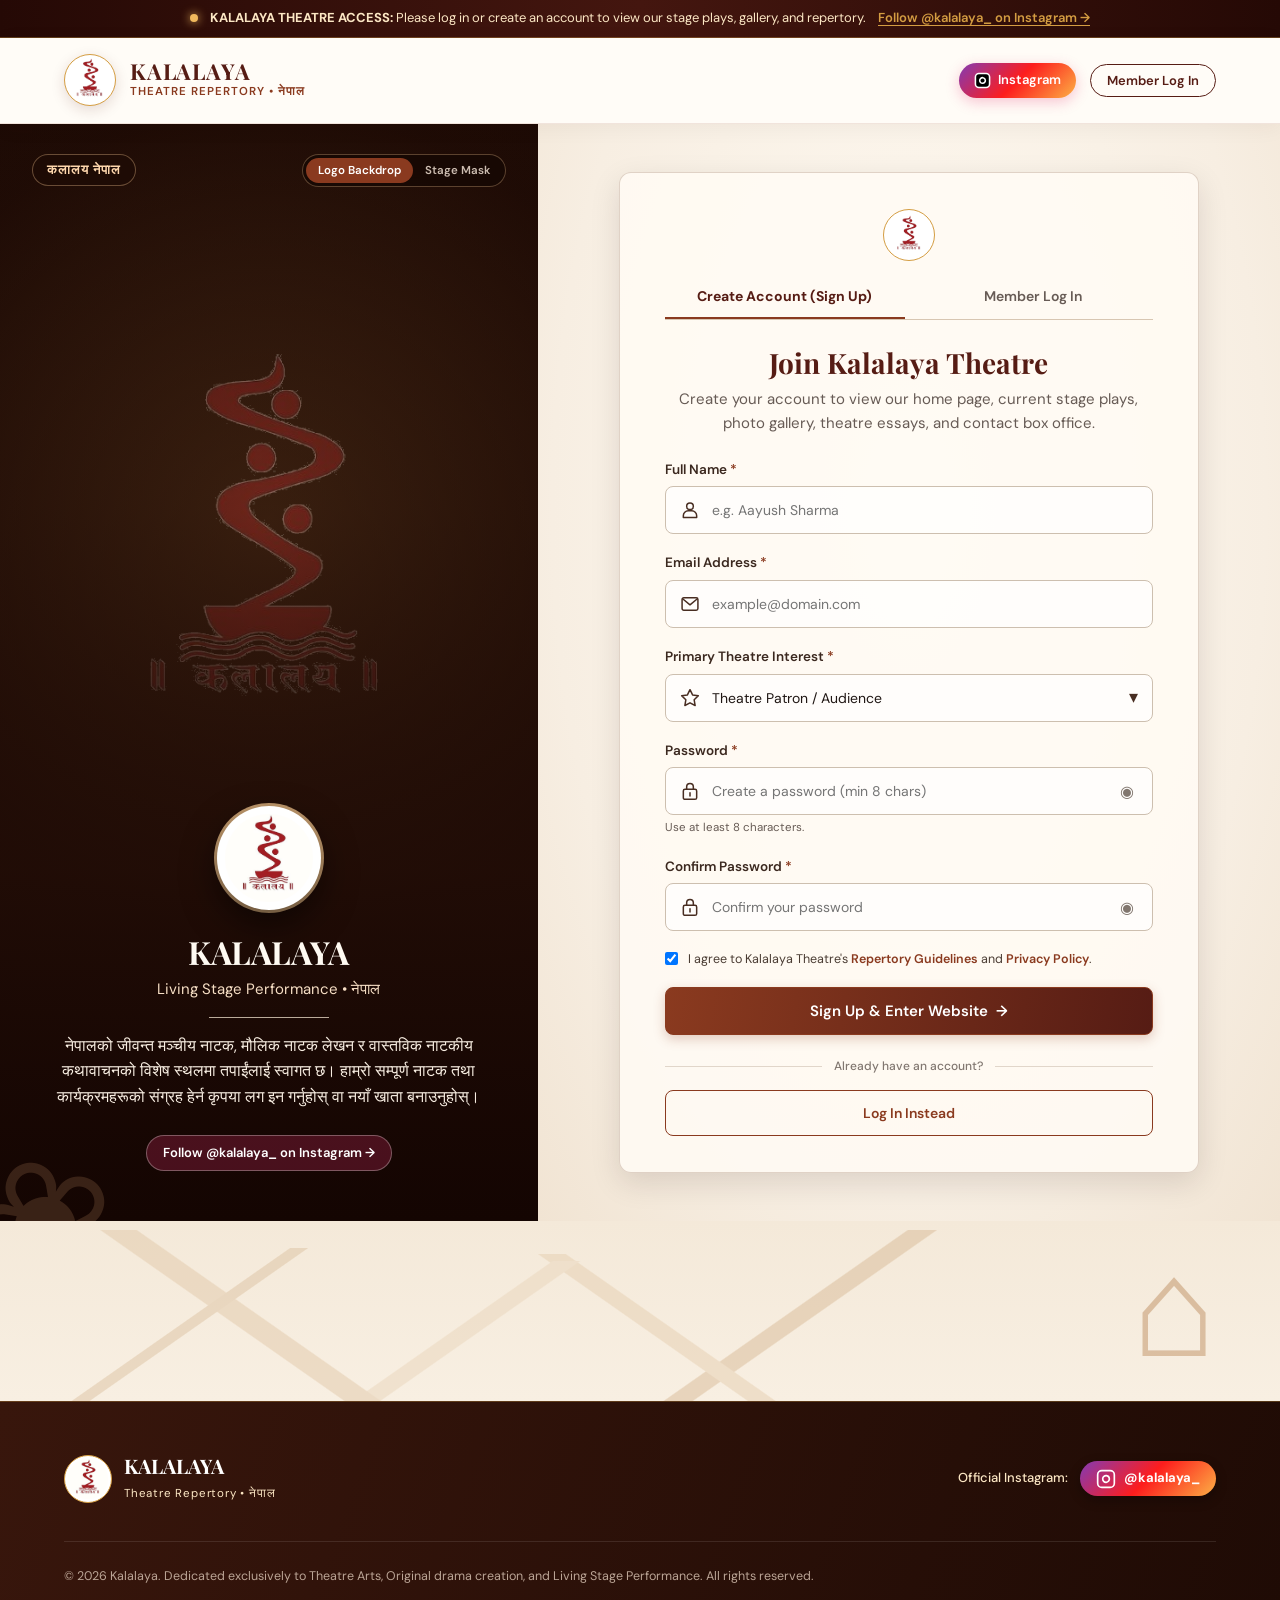
<file: index.html>
<!DOCTYPE html>
<html lang="en">
<head>
  <meta charset="UTF-8">
  <meta name="viewport" content="width=device-width, initial-scale=1.0">
  <meta name="description" content="Kala Laya Nepal — Member Access & Theatre Portal. Log in or create an account to access our living stage repertoire, productions, gallery, and essays.">
  <title>Enter Kalalaya Theatre | Login &amp; Sign Up</title>
  <link rel="icon" href="logo.png" type="image/png">
  <link rel="preconnect" href="https://fonts.googleapis.com">
  <link rel="preconnect" href="https://fonts.gstatic.com" crossorigin>
  <link href="https://fonts.googleapis.com/css2?family=DM+Sans:ital,wght@0,400;0,500;0,600;0,700;1,400&family=Playfair+Display:ital,wght@0,600;0,700;0,800;1,600;1,700&display=swap" rel="stylesheet">
  <link rel="stylesheet" href="style.css">
</head>
<body class="auth-page-body">

  <!-- ================================================================= -->
  <!-- Top Announcement Bar                                              -->
  <!-- ================================================================= -->
  <aside class="announcement-bar" aria-label="Theatre Portal Notice">
    <div class="announcement-content">
      <span class="spotlight-dot" aria-hidden="true"></span>
      <p><strong>KALALAYA THEATRE ACCESS:</strong> Please log in or create an account to view our stage plays, gallery, and repertory.</p>
      <a href="https://www.instagram.com/kalalaya_?rpxt=cjI1ZmZ6bnA2a3Ny" target="_blank" rel="noopener noreferrer" class="announcement-link">Follow @kalalaya_ on Instagram &rarr;</a>
    </div>
  </aside>

  <!-- ================================================================= -->
  <!-- Header Bar                                                        -->
  <!-- ================================================================= -->
  <header class="site-header auth-header">
    <a class="brand" href="index.html" aria-label="Kalalaya Theatre Portal">
      <img src="logo.png" alt="Kala Laya Nepal Logo" class="brand-logo-img">
      <span class="brand-copy">
        <strong>KALALAYA</strong>
        <small>Theatre Repertory • नेपाल</small>
      </span>
    </a>

    <div class="header-actions">
      <!-- Direct Instagram Link -->
      <a class="header-instagram-btn" href="https://www.instagram.com/kalalaya_?rpxt=cjI1ZmZ6bnA2a3Ny" target="_blank" rel="noopener noreferrer" title="Follow Kalalaya on Instagram @kalalaya_">
        <svg viewBox="0 0 24 24" aria-hidden="true" class="social-icon-svg">
          <rect x="2" y="2" width="20" height="20" rx="5" ry="5"></rect>
          <path d="M16 11.37A4 4 0 1 1 12.63 8 4 4 0 0 1 16 11.37z"></path>
          <line x1="17.5" y1="6.5" x2="17.51" y2="6.5"></line>
        </svg>
        <span class="btn-text">Instagram</span>
      </a>

      <!-- Quick Switch to Login or Register -->
      <button class="header-login-btn" id="portalToggleBtn" type="button">Member Log In</button>
    </div>
  </header>

  <!-- ================================================================= -->
  <!-- Already Logged In Banner (Shows if session exists)                -->
  <!-- ================================================================= -->
  <div class="active-session-banner" id="activeSessionBanner" style="display: none;">
    <div class="session-box">
      <span class="session-avatar" id="sessionAvatar">KL</span>
      <div class="session-info">
        <strong>You are already logged in as <span id="sessionUserName">Member</span></strong>
        <p>You can proceed directly into the Kalalaya Theatre website.</p>
      </div>
      <div class="session-actions">
        <a href="home.html" class="session-enter-btn">Enter Website &rarr;</a>
        <button type="button" class="session-logout-btn" id="sessionLogoutBtn">Sign Out</button>
      </div>
    </div>
  </div>

  <main>
    <!-- ================================================================= -->
    <!-- PORTAL LAYOUT: CULTURE PANEL + AUTH FORMS (SIGN UP & LOGIN)       -->
    <!-- ================================================================= -->
    <section class="registration-layout portal-layout" id="portalLayout">
      
      <!-- Left: Theatrical Culture Panel / Backdrop Side -->
      <aside class="culture-panel" id="culturePanel" aria-label="Kalalaya Nepal introduction">
        <div class="culture-bg-art mode-logo" id="cultureBgArt" aria-hidden="true"></div>
        <div class="culture-overlay"></div>
        
        <!-- Controls on Culture Panel -->
        <div class="culture-top-controls">
          <span class="culture-badge-tag">कलालय नेपाल</span>
          <div class="bg-mode-switcher" role="radiogroup" aria-label="Background display mode">
            <button type="button" class="bg-switch-btn active" data-mode="logo" id="bgSwitchLogo" title="Display Kalalaya logo backdrop">Logo Backdrop</button>
            <button type="button" class="bg-switch-btn" data-mode="cultural" id="bgSwitchCultural" title="Display cultural stage mask backdrop">Stage Mask</button>
          </div>
        </div>

        <!-- Culture Intro Content -->
        <div class="culture-content">
          <div class="culture-logo-badge" title="Kala Laya Nepal Official Emblem">
            <img src="logo.jpg" alt="Kala Laya Nepal Official Emblem" class="culture-logo-img">
          </div>
          <h2>KALALAYA</h2>
          <p class="culture-tagline">Living Stage Performance • नेपाल</p>
          <span class="short-rule"></span>
          <p class="culture-description">नेपालको जीवन्त मञ्चीय नाटक, मौलिक नाटक लेखन र वास्तविक नाटकीय कथावाचनको विशेष स्थलमा तपाईंलाई स्वागत छ। हाम्रो सम्पूर्ण नाटक तथा कार्यक्रमहरूको संग्रह हेर्न कृपया लग इन गर्नुहोस् वा नयाँ खाता बनाउनुहोस्।</p>
          
          <div class="culture-social-strip">
            <a href="https://www.instagram.com/kalalaya_?rpxt=cjI1ZmZ6bnA2a3Ny" target="_blank" rel="noopener noreferrer" class="culture-ig-link">
              <span>Follow @kalalaya_ on Instagram &rarr;</span>
            </a>
          </div>

          <div class="lotus-decoration" aria-hidden="true">❀</div>
        </div>
      </aside>

      <!-- Right: Forms Side (Tabbed Sign Up & Login) -->
      <section class="form-side" id="authFormSide" aria-label="Authentication Form">
        <div class="form-card portal-card">
          
          <div class="form-card-badge" aria-hidden="true">
            <img src="logo.png" alt="" class="form-badge-logo">
          </div>

          <!-- Auth Mode Tabs -->
          <div class="auth-tabs-wrap">
            <button type="button" class="auth-tab-btn active" id="tabRegisterBtn">Create Account (Sign Up)</button>
            <button type="button" class="auth-tab-btn" id="tabLoginBtn">Member Log In</button>
          </div>

          <!-- ============================================================= -->
          <!-- FORM 1: SIGN UP / REGISTRATION                                -->
          <!-- ============================================================= -->
          <div class="auth-view" id="registerView">
            <h1 class="auth-heading">Join Kalalaya Theatre</h1>
            <p class="form-intro">Create your account to view our home page, current stage plays, photo gallery, theatre essays, and contact box office.</p>

            <form id="registrationForm" novalidate>
              <div class="field">
                <label for="fullName">Full Name <span>*</span></label>
                <div class="input-wrap">
                  <svg viewBox="0 0 24 24" aria-hidden="true"><circle cx="12" cy="7.5" r="4"/><path d="M4 21v-2.1A5.9 5.9 0 0 1 9.9 13h4.2a5.9 5.9 0 0 1 5.9 5.9V21Z"/></svg>
                  <input id="fullName" name="fullName" type="text" placeholder="e.g. Aayush Sharma" autocomplete="name" required minlength="2">
                </div>
                <small class="error-message" id="nameError"></small>
              </div>

              <div class="field">
                <label for="email">Email Address <span>*</span></label>
                <div class="input-wrap">
                  <svg viewBox="0 0 24 24" aria-hidden="true"><rect x="2.5" y="4.5" width="19" height="15" rx="2"/><path d="m3.5 6 8.5 7 8.5-7"/></svg>
                  <input id="email" name="email" type="email" placeholder="example@domain.com" autocomplete="email" required>
                </div>
                <small class="error-message" id="emailError"></small>
              </div>

              <div class="field">
                <label for="theatreInterest">Primary Theatre Interest <span>*</span></label>
                <div class="input-wrap select-wrap">
                  <svg viewBox="0 0 24 24" aria-hidden="true"><polygon points="12 2 15.09 8.26 22 9.27 17 14.14 18.18 21.02 12 17.77 5.82 21.02 7 14.14 2 9.27 8.91 8.26 12 2"/></svg>
                  <select id="theatreInterest" name="interest" required>
                    <option value="">Select your theatre interest</option>
                    <option value="patron" selected>Theatre Patron / Audience</option>
                    <option value="actor">Actor / Auditions &amp; Casting</option>
                    <option value="playwright">Playwright / Script Submissions</option>
                    <option value="technical">Stagecraft / Lighting &amp; Sound</option>
                    <option value="student">Student / Workshop Participant</option>
                  </select>
                  <span class="select-chevron" aria-hidden="true">▾</span>
                </div>
                <small class="error-message" id="interestError"></small>
              </div>

              <div class="field">
                <label for="password">Password <span>*</span></label>
                <div class="input-wrap">
                  <svg viewBox="0 0 24 24" aria-hidden="true"><rect x="4" y="10" width="16" height="12" rx="2"/><path d="M8 10V7a4 4 0 0 1 8 0v3M12 14v4"/></svg>
                  <input id="password" name="password" type="password" placeholder="Create a password (min 8 chars)" autocomplete="new-password" required minlength="8">
                  <button class="visibility-toggle" type="button" data-target="password" aria-label="Toggle password visibility">◉</button>
                </div>
                <small class="hint">Use at least 8 characters.</small>
                <small class="error-message" id="passwordError"></small>
              </div>

              <div class="field">
                <label for="confirmPassword">Confirm Password <span>*</span></label>
                <div class="input-wrap">
                  <svg viewBox="0 0 24 24" aria-hidden="true"><rect x="4" y="10" width="16" height="12" rx="2"/><path d="M8 10V7a4 4 0 0 1 8 0v3M12 14v4"/></svg>
                  <input id="confirmPassword" name="confirmPassword" type="password" placeholder="Confirm your password" autocomplete="new-password" required>
                  <button class="visibility-toggle" type="button" data-target="confirmPassword" aria-label="Toggle confirm password visibility">◉</button>
                </div>
                <small class="error-message" id="confirmError"></small>
              </div>

              <div class="terms-row">
                <input id="terms" name="terms" type="checkbox" required checked>
                <label for="terms">I agree to Kalalaya Theatre's <a href="#">Repertory Guidelines</a> and <a href="#">Privacy Policy</a>.</label>
              </div>
              <small class="error-message terms-error" id="termsError"></small>

              <button class="primary-button" type="submit" id="submitRegisterBtn">
                <span>Sign Up &amp; Enter Website</span>
                <span aria-hidden="true">&rarr;</span>
              </button>
              <div class="form-status" id="formStatus" role="status" aria-live="polite"></div>
            </form>

            <div class="login-divider"><span></span><p>Already have an account?</p><span></span></div>
            <button class="secondary-button" type="button" id="switchToLoginBtn">Log In Instead</button>
          </div>

          <!-- ============================================================= -->
          <!-- FORM 2: MEMBER LOGIN                                          -->
          <!-- ============================================================= -->
          <div class="auth-view" id="loginView" style="display: none;">
            <h1 class="auth-heading">Member Log In</h1>
            <p class="form-intro">Welcome back to Kalalaya Theatre. Sign in to view our home page, stage plays, gallery, and box office.</p>

            <form id="loginForm" novalidate>
              <div class="field">
                <label for="loginEmail">Email Address <span>*</span></label>
                <div class="input-wrap">
                  <svg viewBox="0 0 24 24" aria-hidden="true"><rect x="2.5" y="4.5" width="19" height="15" rx="2"/><path d="m3.5 6 8.5 7 8.5-7"/></svg>
                  <input id="loginEmail" name="email" type="email" placeholder="example@domain.com" autocomplete="email" required>
                </div>
                <small class="error-message" id="loginEmailError"></small>
              </div>

              <div class="field">
                <label for="loginPassword">Password <span>*</span></label>
                <div class="input-wrap">
                  <svg viewBox="0 0 24 24" aria-hidden="true"><rect x="4" y="10" width="16" height="12" rx="2"/><path d="M8 10V7a4 4 0 0 1 8 0v3M12 14v4"/></svg>
                  <input id="loginPassword" name="password" type="password" placeholder="Enter your password" autocomplete="current-password" required>
                  <button class="visibility-toggle" type="button" data-target="loginPassword" aria-label="Toggle password visibility">◉</button>
                </div>
                <small class="error-message" id="loginPasswordError"></small>
              </div>

              <button class="primary-button" type="submit" id="submitLoginBtn">
                <span>Log In &amp; Enter Website</span>
                <span aria-hidden="true">&rarr;</span>
              </button>
              <div class="form-status" id="loginStatus" role="status" aria-live="polite"></div>
            </form>

            <div class="login-divider"><span></span><p>New to Kalalaya Theatre?</p><span></span></div>
            <button class="secondary-button" type="button" id="switchToRegisterBtn">Create New Account</button>
          </div>

        </div>
      </section>

    </section>

    <!-- Mountain Art Section Divider -->
    <section class="mountain-footer-art" aria-hidden="true">
      <div class="mountain-ranges"></div>
      <div class="temple-art">⌂</div>
    </section>
  </main>

  <!-- ================================================================= -->
  <!-- Global Footer                                                     -->
  <!-- ================================================================= -->
  <footer class="site-footer">
    <div class="footer-top-row">
      <div class="footer-brand">
        <div class="footer-logo-badge">
          <img src="logo.jpg" alt="Kala Laya Nepal Logo" class="footer-logo-img">
        </div>
        <span>
          <strong>KALALAYA</strong>
          <small>Theatre Repertory • नेपाल</small>
        </span>
      </div>

      <div class="footer-social-wrap">
        <span class="social-label">Official Instagram:</span>
        <a class="footer-instagram-link" href="https://www.instagram.com/kalalaya_?rpxt=cjI1ZmZ6bnA2a3Ny" target="_blank" rel="noopener noreferrer" aria-label="Follow Kalalaya on Instagram">
          <svg viewBox="0 0 24 24" width="20" height="20" fill="none" stroke="currentColor" stroke-width="2">
            <rect x="2" y="2" width="20" height="20" rx="5" ry="5"></rect>
            <path d="M16 11.37A4 4 0 1 1 12.63 8 4 4 0 0 1 16 11.37z"></path>
            <line x1="17.5" y1="6.5" x2="17.51" y2="6.5"></line>
          </svg>
          <span>@kalalaya_</span>
        </a>
      </div>
    </div>

    <div class="footer-bottom-row">
      <p class="copyright-text">
        &copy; 2026 Kalalaya. Dedicated exclusively to Theatre Arts, Original drama creation, and Living Stage Performance. All rights reserved.
      </p>
    </div>
  </footer>

  <!-- Toast Notification Container -->
  <div class="toast-container" id="toastContainer" aria-live="polite"></div>

  <!-- JavaScript -->
  <script src="script.js"></script>
</body>
</html>
</file>
<file: style.css>
/* ==========================================================================
   KALALAYA THEATRE NEPAL — OFFICIAL STYLESHEET
   Dedicated strictly to Theatre Arts, Living Stagecraft & Dramatic Repertory
   ========================================================================== */

* {
  box-sizing: border-box;
  margin: 0;
  padding: 0;
}

:root {
  /* Theatrical Velvet & Stage Palette */
  --theatre-burgundy: #561c14;
  --theatre-burgundy-dark: #3a100a;
  --theatre-burgundy-deep: #250a06;
  --theatre-rust: #8a3a1f;
  --theatre-rust-light: #ab4b2c;
  --theatre-charcoal: #150906;
  --theatre-black-box: #0e0503;
  
  /* Stage Amber & Warm Gold Highlights */
  --gold: #d49d42;
  --gold-bright: #f0b95d;
  --gold-pale: #fce7c4;
  --gold-dark: #a17024;
  --gold-glow: rgba(212, 157, 66, 0.35);

  /* Parchment & Cream Backdrops */
  --cream: #fbf6ee;
  --cream-card: #fffdf9;
  --cream-muted: #f2e6d6;
  --cream-dark: #e8d9c5;
  --cream-line: #d8c6b2;
  
  /* Typography Colors */
  --text-main: #201714;
  --text-muted: #675b55;
  --text-light: #f7eee4;
  --text-dim: #b8a698;
  
  /* Status Colors */
  --color-success: #1e6b36;
  --color-error: #b72819;
  
  /* Shadows & Radii */
  --shadow-sm: 0 3px 10px rgba(35, 12, 7, 0.08);
  --shadow-md: 0 10px 30px rgba(35, 12, 7, 0.12);
  --shadow-lg: 0 20px 50px rgba(20, 6, 3, 0.25);
  --shadow-glow: 0 0 30px rgba(212, 157, 66, 0.3);
  --radius-sm: 6px;
  --radius-md: 12px;
  --radius-lg: 20px;
}

html {
  scroll-behavior: smooth;
  scroll-padding-top: 96px;
}

body {
  color: var(--text-main);
  background-color: var(--cream);
  font-family: "DM Sans", -apple-system, BlinkMacSystemFont, "Segoe UI", Roboto, sans-serif;
  line-height: 1.6;
  -webkit-font-smoothing: antialiased;
  overflow-x: hidden;
}

a {
  color: inherit;
  text-decoration: none;
  transition: color 0.25s ease;
}

img {
  max-width: 100%;
  height: auto;
  display: block;
}

button, input, select, textarea {
  font-family: inherit;
}

/* ==========================================================================
   TOP ANNOUNCEMENT / STAGE SCHEDULE BAR
   ========================================================================== */
.announcement-bar {
  background: linear-gradient(90deg, #250905, #44160f, #250905);
  color: var(--gold-pale);
  font-size: 13px;
  padding: 8px 5%;
  border-bottom: 1px solid rgba(212, 157, 66, 0.35);
  position: relative;
  z-index: 60;
}

.announcement-content {
  max-width: 1350px;
  margin: 0 auto;
  display: flex;
  align-items: center;
  justify-content: center;
  gap: 12px;
  flex-wrap: wrap;
  text-align: center;
}

.spotlight-dot {
  width: 8px;
  height: 8px;
  border-radius: 50%;
  background: var(--gold-bright);
  box-shadow: 0 0 10px var(--gold-bright);
  display: inline-block;
  animation: pulseAmber 1.8s infinite;
}

@keyframes pulseAmber {
  0%, 100% { transform: scale(1); opacity: 1; }
  50% { transform: scale(1.35); opacity: 0.6; }
}

.announcement-bar p {
  margin: 0;
}

.announcement-bar em {
  color: #ffffff;
  font-style: normal;
  font-weight: 600;
}

.announcement-link {
  color: var(--gold);
  font-weight: 600;
  text-decoration: underline;
  text-underline-offset: 3px;
  white-space: nowrap;
  transition: color 0.2s ease;
}

.announcement-link:hover {
  color: #ffffff;
}

/* ==========================================================================
   GLOBAL HEADER & NAVIGATION
   ========================================================================== */
.site-header {
  position: sticky;
  top: 0;
  z-index: 100;
  min-height: 86px;
  display: flex;
  align-items: center;
  justify-content: space-between;
  gap: 24px;
  padding: 12px 5%;
  background: rgba(255, 252, 247, 0.94);
  backdrop-filter: blur(14px);
  -webkit-backdrop-filter: blur(14px);
  border-bottom: 1px solid rgba(138, 58, 31, 0.12);
  box-shadow: 0 4px 20px rgba(50, 18, 9, 0.05);
  transition: all 0.3s ease;
}

.site-header.scrolled {
  min-height: 76px;
  background: rgba(255, 252, 247, 0.98);
  box-shadow: 0 6px 25px rgba(50, 18, 9, 0.1);
}

.site-header.auth-header {
  position: relative;
  background: rgba(255, 252, 247, 0.98);
}

.brand {
  display: flex;
  align-items: center;
  gap: 14px;
  flex-shrink: 0;
}

.brand-logo-img {
  width: 52px;
  height: 52px;
  object-fit: contain;
  border-radius: 50%;
  background: #ffffff;
  padding: 3px;
  border: 1.5px solid var(--gold);
  box-shadow: 0 4px 14px rgba(86, 28, 20, 0.15);
  transition: transform 0.35s cubic-bezier(0.34, 1.56, 0.64, 1), box-shadow 0.35s;
}

.brand:hover .brand-logo-img {
  transform: scale(1.08) rotate(-3deg);
  box-shadow: 0 8px 20px rgba(138, 58, 31, 0.25);
}

.brand-copy {
  display: flex;
  flex-direction: column;
}

.brand-copy strong {
  font: 700 22px/1.1 "Playfair Display", Georgia, serif;
  letter-spacing: 0.8px;
  color: var(--theatre-burgundy);
}

.brand-copy small {
  font-size: 11.5px;
  letter-spacing: 1px;
  color: var(--theatre-rust);
  font-weight: 600;
  text-transform: uppercase;
}

.main-nav {
  display: flex;
  align-items: center;
  gap: clamp(14px, 2.2vw, 32px);
  margin-left: auto;
}

.nav-link {
  font-size: 14.5px;
  font-weight: 500;
  color: #3f2a22;
  padding: 8px 0;
  position: relative;
  white-space: nowrap;
  transition: color 0.2s ease;
}

.nav-link:hover,
.nav-link.active {
  color: var(--theatre-rust);
}

.nav-link.active::after {
  content: "";
  position: absolute;
  bottom: 0;
  left: 0;
  right: 0;
  height: 2.5px;
  background: var(--theatre-rust);
  border-radius: 2px;
}

.header-actions {
  display: flex;
  align-items: center;
  gap: 14px;
  flex-shrink: 0;
}

/* Direct Instagram Button in Header */
.header-instagram-btn {
  display: inline-flex;
  align-items: center;
  gap: 7px;
  font-size: 13px;
  font-weight: 600;
  color: #fff;
  background: linear-gradient(135deg, #833ab4, #fd1d1d, #fcb045);
  padding: 7px 15px;
  border-radius: 24px;
  box-shadow: 0 4px 14px rgba(225, 48, 108, 0.28);
  transition: transform 0.25s ease, box-shadow 0.25s ease;
  white-space: nowrap;
}

.header-instagram-btn .social-icon-svg {
  width: 17px;
  height: 17px;
  stroke: currentColor;
  stroke-width: 2.2;
}

.header-instagram-btn:hover {
  transform: translateY(-2px);
  box-shadow: 0 6px 18px rgba(225, 48, 108, 0.4);
}

.header-cta-btn {
  display: inline-flex;
  align-items: center;
  justify-content: center;
  background: linear-gradient(135deg, var(--theatre-rust), var(--theatre-burgundy));
  color: #ffffff;
  border: 1px solid rgba(212, 157, 66, 0.4);
  font: 600 13.5px "DM Sans", sans-serif;
  padding: 8px 18px;
  border-radius: 24px;
  cursor: pointer;
  box-shadow: 0 4px 12px rgba(138, 58, 31, 0.25);
  transition: all 0.25s ease;
  white-space: nowrap;
}

.header-cta-btn:hover {
  transform: translateY(-2px);
  box-shadow: 0 6px 18px rgba(138, 58, 31, 0.38);
  background: var(--theatre-burgundy);
}

.header-login-btn {
  background: transparent;
  color: var(--theatre-burgundy);
  border: 1.5px solid var(--theatre-burgundy);
  font: 600 13px "DM Sans", sans-serif;
  padding: 7px 16px;
  border-radius: 22px;
  cursor: pointer;
  transition: all 0.2s ease;
  white-space: nowrap;
}

.header-login-btn:hover {
  background: var(--theatre-burgundy);
  color: #ffffff;
}

.header-user-badge {
  display: flex;
  align-items: center;
  gap: 8px;
  background: rgba(138, 58, 31, 0.08);
  border: 1px solid rgba(138, 58, 31, 0.22);
  padding: 4px 12px 4px 5px;
  border-radius: 24px;
}

.header-user-avatar {
  width: 28px;
  height: 28px;
  border-radius: 50%;
  background: var(--theatre-rust);
  color: #fff;
  font-size: 11px;
  font-weight: 700;
  display: grid;
  place-items: center;
}

.header-user-info {
  font-size: 13px;
  font-weight: 600;
  color: var(--theatre-burgundy);
  max-width: 100px;
  overflow: hidden;
  text-overflow: ellipsis;
  white-space: nowrap;
}

.logout-btn {
  border: 0;
  background: transparent;
  color: var(--theatre-rust);
  font-size: 11.5px;
  font-weight: 600;
  cursor: pointer;
  text-decoration: underline;
  padding: 0 4px;
}

.logout-btn:hover {
  color: var(--theatre-burgundy);
}

.menu-toggle {
  display: none;
  background: transparent;
  border: 0;
  width: 40px;
  height: 40px;
  cursor: pointer;
  padding: 8px;
  flex-direction: column;
  justify-content: space-around;
}

.menu-toggle .bar {
  display: block;
  width: 100%;
  height: 2.5px;
  background-color: var(--theatre-burgundy);
  border-radius: 2px;
  transition: all 0.3s ease;
}

/* ==========================================================================
   ACTIVE SESSION BANNER (PORTAL)
   ========================================================================== */
.active-session-banner {
  background: #fbf5ec;
  border-bottom: 1.5px solid var(--gold);
  padding: 14px 5%;
}

.session-box {
  max-width: 1100px;
  margin: 0 auto;
  display: flex;
  align-items: center;
  justify-content: space-between;
  gap: 16px;
  flex-wrap: wrap;
}

.session-avatar {
  width: 40px;
  height: 40px;
  border-radius: 50%;
  background: var(--theatre-rust);
  color: #fff;
  font-weight: 700;
  display: grid;
  place-items: center;
  font-size: 14px;
}

.session-info {
  flex: 1;
}

.session-info strong {
  font-size: 15px;
  color: var(--theatre-burgundy);
  display: block;
}

.session-info p {
  font-size: 13px;
  color: var(--text-muted);
  margin: 0;
}

.session-actions {
  display: flex;
  align-items: center;
  gap: 12px;
}

.session-enter-btn {
  background: linear-gradient(135deg, var(--theatre-rust), var(--theatre-burgundy));
  color: #fff;
  font-weight: 700;
  font-size: 14px;
  padding: 8px 18px;
  border-radius: 20px;
  transition: transform 0.2s;
}

.session-enter-btn:hover {
  transform: translateY(-2px);
}

.session-logout-btn {
  background: transparent;
  border: 1px solid var(--theatre-rust);
  color: var(--theatre-rust);
  font-weight: 600;
  font-size: 13px;
  padding: 7px 14px;
  border-radius: 20px;
  cursor: pointer;
}

/* ==========================================================================
   PAGE HEADER BANNERS (Subpages)
   ========================================================================== */
.page-header-banner {
  position: relative;
  background: linear-gradient(135deg, #3a100a 0%, #200905 60%, #150603 100%);
  color: #fff;
  padding: clamp(50px, 7vw, 84px) 5% clamp(40px, 6vw, 68px);
  text-align: center;
  overflow: hidden;
  border-bottom: 2px solid var(--gold);
}

.page-header-banner.dark-theme {
  background: linear-gradient(135deg, #1c0804 0%, #120402 100%);
}

.banner-overlay-curtain {
  position: absolute;
  inset: 0;
  background: repeating-linear-gradient(90deg,
    rgba(90, 28, 18, 0.12) 0px,
    rgba(35, 10, 6, 0.04) 40px,
    rgba(15, 4, 2, 0.2) 80px
  );
  pointer-events: none;
}

.banner-inner {
  position: relative;
  z-index: 2;
  max-width: 800px;
  margin: 0 auto;
}

.page-banner-title {
  font: 700 clamp(32px, 4vw, 48px)/1.2 "Playfair Display", Georgia, serif;
  color: #fffaf4;
  margin-bottom: 10px;
}

.page-banner-desc {
  font-size: clamp(15px, 1.2vw, 17px);
  color: #e5d4c5;
  line-height: 1.6;
  margin: 0;
}

/* ==========================================================================
   GLOBAL THEATRE IMAGE SPACE SPECIFICATION & STYLES
   Clearly demarcated and styled slots for every section
   ========================================================================== */
.theatre-image-space {
  position: relative;
  overflow: hidden;
  border-radius: var(--radius-md);
  background: #1b0a06;
  border: 2px solid rgba(212, 157, 66, 0.45);
  box-shadow: 0 8px 30px rgba(25, 9, 5, 0.18);
  transition: border-color 0.3s ease, box-shadow 0.3s ease;
}

.theatre-image-space:hover {
  border-color: var(--gold-bright);
  box-shadow: 0 12px 35px rgba(212, 157, 66, 0.25);
}

.image-space-indicator {
  position: absolute;
  top: 12px;
  left: 12px;
  z-index: 5;
  display: inline-flex;
  align-items: center;
  gap: 6px;
  background: rgba(14, 5, 3, 0.88);
  border: 1px solid rgba(212, 157, 66, 0.65);
  color: var(--gold-pale);
  padding: 4px 10px;
  border-radius: 20px;
  font-size: 11px;
  font-weight: 700;
  letter-spacing: 0.6px;
  text-transform: uppercase;
  backdrop-filter: blur(6px);
  pointer-events: none;
  box-shadow: 0 4px 12px rgba(0, 0, 0, 0.4);
}

.indicator-dim {
  color: rgba(255, 235, 205, 0.7);
  font-weight: 500;
  font-size: 10px;
  border-left: 1px solid rgba(212, 157, 66, 0.4);
  padding-left: 6px;
  margin-left: 3px;
}

.slotted-image {
  width: 100%;
  height: 100%;
  object-fit: cover;
  transition: transform 0.6s cubic-bezier(0.2, 0.8, 0.2, 1);
  display: block;
}

.theatre-image-space:hover .slotted-image {
  transform: scale(1.04);
}

.image-caption-overlay {
  position: absolute;
  bottom: 0;
  left: 0;
  right: 0;
  padding: 30px 24px 20px;
  background: linear-gradient(0deg, rgba(14, 5, 3, 0.95) 0%, rgba(14, 5, 3, 0.75) 55%, transparent 100%);
  color: #fff;
  z-index: 3;
}

.image-caption-overlay.small {
  padding: 18px 16px 12px;
}

.caption-tag {
  font-size: 10.5px;
  font-weight: 700;
  letter-spacing: 1px;
  color: var(--gold);
  margin-bottom: 4px;
  text-transform: uppercase;
}

.caption-title {
  font: 700 18px "Playfair Display", Georgia, serif;
  color: #fff;
  margin-bottom: 4px;
}

.caption-text {
  font-size: 12.5px;
  color: #eeddcc;
  line-height: 1.4;
  margin: 0;
}

.slot-swap-btn {
  position: absolute;
  bottom: 14px;
  right: 14px;
  z-index: 6;
  background: rgba(212, 157, 66, 0.95);
  color: #260a04;
  border: 1px solid #ffffff;
  border-radius: 20px;
  font: 700 11.5px "DM Sans", sans-serif;
  padding: 5px 12px;
  cursor: pointer;
  box-shadow: 0 4px 12px rgba(0, 0, 0, 0.4);
  transition: all 0.25s ease;
}

.slot-swap-btn:hover {
  background: #ffffff;
  color: var(--theatre-burgundy);
  transform: translateY(-2px);
  box-shadow: 0 6px 16px rgba(0, 0, 0, 0.5);
}

.theatre-image-space.blank-slot {
  background: radial-gradient(circle at center, #2e1109 0%, #150603 100%);
  border: 2px dashed rgba(212, 157, 66, 0.6);
  display: flex;
  align-items: center;
  justify-content: center;
  min-height: 240px;
}

.placeholder-graphic {
  text-align: center;
  color: var(--gold-pale);
  padding: 20px;
  position: absolute;
  z-index: 2;
  pointer-events: none;
}

.placeholder-graphic span {
  font-size: 38px;
  display: block;
  margin-bottom: 8px;
  filter: drop-shadow(0 4px 8px rgba(0,0,0,0.5));
}

.placeholder-graphic p {
  font-size: 14px;
  font-weight: 700;
  color: var(--gold-bright);
  margin-bottom: 4px;
}

.placeholder-graphic small {
  font-size: 11.5px;
  color: rgba(255, 235, 215, 0.8);
}

.slotted-image.preview-mode {
  opacity: 0.35;
  filter: grayscale(40%) contrast(110%);
}

/* ==========================================================================
   SECTION COMMON HEADERS & ORNAMENTS
   ========================================================================== */
.section-header-centered {
  text-align: center;
  max-width: 780px;
  margin: 0 auto 52px;
  padding: 0 20px;
}

.section-header-centered.small {
  margin-bottom: 34px;
}

.section-eyebrow {
  display: inline-block;
  font-size: 12.5px;
  font-weight: 700;
  letter-spacing: 2px;
  text-transform: uppercase;
  color: var(--theatre-rust);
  margin-bottom: 10px;
}

.section-title {
  font: 700 clamp(30px, 3.8vw, 44px)/1.2 "Playfair Display", Georgia, serif;
  color: var(--theatre-burgundy);
  margin-bottom: 12px;
}

.theatre-gold-line {
  display: flex;
  align-items: center;
  justify-content: center;
  gap: 16px;
  margin: 14px auto 18px;
  color: var(--gold);
  font-size: 15px;
}

.theatre-gold-line::before,
.theatre-gold-line::after {
  content: "";
  display: block;
  height: 1.5px;
  width: 80px;
  background: linear-gradient(90deg, transparent, var(--gold), transparent);
}

.theatre-gold-line.left {
  justify-content: flex-start;
  margin-inline: 0;
}

.theatre-gold-line.left::before {
  display: none;
}

.section-subtitle {
  font-size: 16.5px;
  color: var(--text-muted);
  line-height: 1.65;
  margin: 0;
}

/* ==========================================================================
   PORTAL / AUTHENTICATION (INDEX.HTML)
   ========================================================================== */
.portal-layout {
  min-height: calc(100vh - 120px);
}

.auth-tabs-wrap {
  display: flex;
  border-bottom: 1px solid var(--cream-line);
  margin-bottom: 24px;
  gap: 8px;
}

.auth-tab-btn {
  flex: 1;
  padding: 12px 10px;
  background: transparent;
  border: 0;
  border-bottom: 2.5px solid transparent;
  font: 600 14px "DM Sans", sans-serif;
  color: var(--text-muted);
  cursor: pointer;
  transition: all 0.2s ease;
  white-space: nowrap;
}

.auth-tab-btn:hover {
  color: var(--theatre-burgundy);
}

.auth-tab-btn.active {
  color: var(--theatre-burgundy);
  border-bottom-color: var(--theatre-rust);
  font-weight: 700;
}

.auth-heading {
  font: 700 28px "Playfair Display", Georgia, serif;
  color: var(--theatre-burgundy);
  text-align: center;
  margin-bottom: 6px;
}

.culture-social-strip {
  margin-top: 24px;
}

.culture-ig-link {
  display: inline-flex;
  align-items: center;
  gap: 6px;
  background: rgba(225, 48, 108, 0.25);
  border: 1px solid rgba(255, 255, 255, 0.3);
  color: #fff;
  padding: 7px 16px;
  border-radius: 20px;
  font-size: 13px;
  font-weight: 600;
  transition: all 0.2s ease;
}

.culture-ig-link:hover {
  background: rgba(225, 48, 108, 0.6);
  transform: translateY(-2px);
}

/* ==========================================================================
   HERO / LIVING STAGE (HOME.HTML)
   ========================================================================== */
.theatre-hero {
  position: relative;
  background-color: var(--theatre-black-box);
  background-image:
    radial-gradient(ellipse at 70% 30%, rgba(212, 157, 66, 0.18) 0%, transparent 60%),
    radial-gradient(ellipse at 20% 70%, rgba(138, 58, 31, 0.22) 0%, transparent 55%),
    linear-gradient(180deg, #190905 0%, #110502 60%, #0d0402 100%);
  color: #ffffff;
  padding: clamp(60px, 9vw, 110px) 5% clamp(60px, 8vw, 95px);
  overflow: hidden;
}

.stage-curtain-backdrop {
  position: absolute;
  inset: 0;
  background: repeating-linear-gradient(90deg,
    rgba(75, 23, 14, 0.15) 0px,
    rgba(35, 10, 6, 0.05) 40px,
    rgba(15, 4, 2, 0.25) 80px
  );
  opacity: 0.6;
  pointer-events: none;
  z-index: 1;
}

.spotlight-beam {
  position: absolute;
  top: -100px;
  right: 15%;
  width: 480px;
  height: 900px;
  background: linear-gradient(135deg, rgba(240, 185, 93, 0.18) 0%, rgba(240, 185, 93, 0.02) 65%, transparent 100%);
  transform: rotate(-25deg);
  pointer-events: none;
  filter: blur(40px);
  z-index: 1;
}

.hero-container {
  position: relative;
  z-index: 2;
  max-width: 1350px;
  margin: 0 auto;
  display: grid;
  grid-template-columns: 1.05fr 0.95fr;
  align-items: center;
  gap: clamp(35px, 5.5vw, 75px);
}

.hero-text-block {
  max-width: 680px;
}

.theatre-kicker {
  display: inline-flex;
  align-items: center;
  gap: 10px;
  background: rgba(86, 28, 20, 0.65);
  border: 1px solid rgba(212, 157, 66, 0.45);
  padding: 6px 16px;
  border-radius: 30px;
  margin-bottom: 22px;
  backdrop-filter: blur(8px);
}

.kicker-tag {
  color: var(--gold-bright);
  font-weight: 700;
  font-size: 13.5px;
  letter-spacing: 0.6px;
}

.kicker-divider {
  color: rgba(255, 255, 255, 0.4);
}

.kicker-sub {
  color: #fff;
  font-size: 11.5px;
  letter-spacing: 1.5px;
  font-weight: 600;
}

.hero-title {
  font: 800 clamp(38px, 5vw, 62px)/1.15 "Playfair Display", Georgia, serif;
  letter-spacing: -0.5px;
  color: #ffffff;
  margin-bottom: 22px;
  text-shadow: 0 4px 20px rgba(0, 0, 0, 0.6);
}

.hero-title .highlight-text {
  color: var(--gold-bright);
  position: relative;
  display: inline-block;
}

.hero-description {
  font-size: clamp(16px, 1.35vw, 18.5px);
  color: #e8d7c8;
  line-height: 1.7;
  margin-bottom: 34px;
}

.hero-cta-group {
  display: flex;
  align-items: center;
  gap: 16px;
  flex-wrap: wrap;
  margin-bottom: 46px;
}

.hero-primary-btn {
  display: inline-flex;
  align-items: center;
  gap: 10px;
  background: linear-gradient(120deg, var(--gold-bright), var(--gold));
  color: #240a04;
  font-weight: 700;
  font-size: 15.5px;
  padding: 14px 28px;
  border-radius: 30px;
  box-shadow: 0 8px 24px rgba(212, 157, 66, 0.38);
  transition: all 0.28s ease;
}

.hero-primary-btn:hover {
  transform: translateY(-3px);
  box-shadow: 0 12px 30px rgba(212, 157, 66, 0.55);
  background: #ffffff;
}

.hero-secondary-btn {
  display: inline-flex;
  align-items: center;
  gap: 9px;
  background: rgba(138, 58, 31, 0.35);
  color: #ffffff;
  border: 1.5px solid rgba(212, 157, 66, 0.55);
  font: 600 15px "DM Sans", sans-serif;
  padding: 13px 24px;
  border-radius: 30px;
  cursor: pointer;
  transition: all 0.28s ease;
}

.hero-secondary-btn:hover {
  background: var(--theatre-rust);
  border-color: var(--gold-bright);
  transform: translateY(-2px);
}

.hero-ghost-btn {
  color: var(--gold-pale);
  font-weight: 500;
  font-size: 14.5px;
  text-decoration: underline;
  text-underline-offset: 4px;
  padding: 8px;
  transition: color 0.2s;
}

.hero-ghost-btn:hover {
  color: #fff;
}

.hero-stats-strip {
  display: flex;
  align-items: center;
  gap: 24px;
  padding-top: 24px;
  border-top: 1px solid rgba(212, 157, 66, 0.22);
}

.stat-item {
  display: flex;
  flex-direction: column;
}

.stat-item strong {
  font: 700 24px/1.1 "Playfair Display", Georgia, serif;
  color: var(--gold-bright);
}

.stat-item span {
  font-size: 12px;
  color: #d1bead;
  text-transform: uppercase;
  letter-spacing: 0.5px;
}

.stat-sep {
  width: 1px;
  height: 32px;
  background: rgba(212, 157, 66, 0.25);
}

.hero-image-showcase {
  position: relative;
}

.hero-stage-slot {
  width: 100%;
  aspect-ratio: 16 / 10;
  min-height: 420px;
  border-radius: var(--radius-lg);
  border: 2px solid rgba(212, 157, 66, 0.5);
  box-shadow: 0 25px 60px rgba(0, 0, 0, 0.65), 0 0 40px rgba(212, 157, 66, 0.15);
}

/* ==========================================================================
   PLAYS & REPERTORY SEASON (HOME.HTML)
   ========================================================================== */
.plays-section {
  padding: clamp(70px, 9vw, 110px) 5%;
  background: linear-gradient(180deg, #f7efe4 0%, var(--cream) 100%);
  position: relative;
}

.plays-grid {
  max-width: 1350px;
  margin: 0 auto;
  display: grid;
  grid-template-columns: repeat(auto-fit, minmax(360px, 1fr));
  gap: clamp(24px, 3.5vw, 36px);
}

.play-card {
  background: var(--cream-card);
  border-radius: var(--radius-md);
  border: 1px solid var(--cream-line);
  box-shadow: var(--shadow-sm);
  overflow: hidden;
  display: flex;
  flex-direction: column;
  transition: transform 0.3s cubic-bezier(0.2, 0.8, 0.2, 1), box-shadow 0.3s;
}

.play-card:hover {
  transform: translateY(-6px);
  box-shadow: var(--shadow-md);
  border-color: var(--gold);
}

.play-poster-wrap {
  position: relative;
  background: #1b0a06;
}

.play-poster-slot {
  width: 100%;
  aspect-ratio: 4 / 3;
  border-radius: 0;
  border: 0;
  border-bottom: 2px solid rgba(212, 157, 66, 0.4);
}

.play-status-pill {
  position: absolute;
  top: 14px;
  right: 14px;
  z-index: 5;
  font-size: 11px;
  font-weight: 700;
  letter-spacing: 0.5px;
  text-transform: uppercase;
  padding: 4px 12px;
  border-radius: 20px;
  color: #fff;
  box-shadow: 0 4px 10px rgba(0,0,0,0.3);
}

.play-status-pill.now-showing { background: #b22d1b; }
.play-status-pill.popular { background: #a35d1e; }
.play-status-pill.premiering { background: #463282; }

.play-card-body {
  padding: 26px 24px 24px;
  display: flex;
  flex-direction: column;
  flex: 1;
}

.play-meta-tags {
  display: flex;
  align-items: center;
  justify-content: space-between;
  gap: 10px;
  font-size: 12.5px;
  color: var(--theatre-rust);
  font-weight: 600;
  margin-bottom: 8px;
}

.play-title {
  font: 700 24px "Playfair Display", Georgia, serif;
  color: var(--theatre-burgundy);
  margin-bottom: 6px;
}

.play-director {
  font-size: 13.5px;
  color: #635750;
  margin-bottom: 12px;
}

.play-synopsis {
  font-size: 14px;
  color: #4a3e37;
  line-height: 1.6;
  margin-bottom: 20px;
  flex: 1;
}

.play-showtime-box {
  background: #fbf5eb;
  border: 1px solid #ebd9c5;
  border-radius: var(--radius-sm);
  padding: 12px 14px;
  display: flex;
  align-items: center;
  justify-content: space-between;
  margin-bottom: 18px;
}

.show-date {
  display: flex;
  flex-direction: column;
}

.show-date .day {
  font-weight: 700;
  font-size: 13px;
  color: var(--theatre-burgundy);
}

.show-date .time {
  font-size: 12px;
  color: var(--theatre-rust);
  font-weight: 500;
}

.show-hall {
  font-size: 11.5px;
  font-weight: 600;
  background: rgba(138, 58, 31, 0.12);
  color: var(--theatre-rust);
  padding: 4px 8px;
  border-radius: 4px;
}

.play-book-btn {
  width: 100%;
  padding: 12px;
  border-radius: 8px;
  background: var(--theatre-burgundy);
  color: #ffffff;
  border: 1px solid var(--theatre-burgundy);
  font: 600 14.5px "DM Sans", sans-serif;
  cursor: pointer;
  transition: all 0.25s ease;
  display: flex;
  align-items: center;
  justify-content: center;
  gap: 8px;
}

.play-book-btn:hover {
  background: var(--theatre-rust);
  transform: translateY(-2px);
  box-shadow: 0 4px 14px rgba(138, 58, 31, 0.3);
}

.play-book-btn.secondary {
  background: transparent;
  color: var(--theatre-burgundy);
  border: 1.5px solid var(--theatre-burgundy);
}

.play-book-btn.secondary:hover {
  background: var(--theatre-burgundy);
  color: #fff;
}

/* Discovery Navigation Strip (Home Page) */
.portal-nav-strip {
  padding: 70px 5%;
  background: #ffffff;
  border-top: 1px solid var(--cream-line);
}

.strip-cards-grid {
  max-width: 1350px;
  margin: 0 auto;
  display: grid;
  grid-template-columns: repeat(auto-fit, minmax(260px, 1fr));
  gap: 24px;
}

.strip-card {
  background: var(--cream-card);
  border: 1px solid var(--cream-line);
  border-radius: var(--radius-md);
  padding: 28px 24px;
  display: flex;
  flex-direction: column;
  transition: all 0.25s ease;
}

.strip-card:hover {
  transform: translateY(-4px);
  border-color: var(--gold);
  box-shadow: var(--shadow-md);
}

.strip-card-icon {
  font-size: 32px;
  margin-bottom: 12px;
}

.strip-card h3 {
  font: 700 20px "Playfair Display", Georgia, serif;
  color: var(--theatre-burgundy);
  margin-bottom: 8px;
}

.strip-card p {
  font-size: 13.5px;
  color: var(--text-muted);
  line-height: 1.55;
  margin-bottom: 18px;
  flex: 1;
}

.strip-card-link {
  font-size: 13.5px;
  font-weight: 700;
  color: var(--theatre-rust);
}

/* ==========================================================================
   ABOUT US SECTION (ABOUT.HTML)
   ========================================================================== */
.about-section {
  padding: clamp(60px, 8vw, 90px) 5%;
  background: #ffffff;
}

.about-container {
  max-width: 1350px;
  margin: 0 auto 70px;
  display: grid;
  grid-template-columns: 1.05fr 0.95fr;
  align-items: center;
  gap: clamp(40px, 6vw, 80px);
}

.about-content-col {
  max-width: 650px;
}

.lead-paragraph {
  font: 500 18.5px/1.65 "DM Sans", sans-serif;
  color: #3b2820;
  margin-bottom: 18px;
}

.body-paragraph {
  font-size: 15.5px;
  color: var(--text-muted);
  line-height: 1.7;
  margin-bottom: 30px;
}

.theatre-pillars-grid {
  display: grid;
  grid-template-columns: 1fr 1fr;
  gap: 20px;
}

.pillar-card {
  background: #fbf6ee;
  border: 1px solid #ebd9c5;
  border-radius: var(--radius-sm);
  padding: 20px 18px;
  transition: transform 0.25s ease, border-color 0.25s;
}

.pillar-card:hover {
  transform: translateY(-3px);
  border-color: var(--gold);
}

.pillar-icon {
  font-size: 26px;
  margin-bottom: 8px;
}

.pillar-card h4 {
  font: 700 16px "Playfair Display", Georgia, serif;
  color: var(--theatre-burgundy);
  margin-bottom: 6px;
}

.pillar-card p {
  font-size: 13px;
  color: #5d534d;
  line-height: 1.5;
  margin: 0;
}

.about-visuals-col {
  display: flex;
  flex-direction: column;
  gap: 24px;
}

.about-primary-slot {
  width: 100%;
  aspect-ratio: 16 / 10;
  min-height: 320px;
}

.about-secondary-slot {
  width: 88%;
  aspect-ratio: 16 / 9;
  min-height: 220px;
  margin-left: auto;
  transform: translateY(-20px);
  border-color: var(--theatre-rust);
}

.team-showcase-container {
  max-width: 1350px;
  margin: 0 auto;
  padding-top: 40px;
  border-top: 1px solid var(--cream-line);
}

.team-grid {
  display: grid;
  grid-template-columns: repeat(auto-fit, minmax(260px, 1fr));
  gap: 26px;
}

.team-card {
  background: var(--cream-card);
  border: 1px solid var(--cream-line);
  border-radius: var(--radius-md);
  overflow: hidden;
  box-shadow: var(--shadow-sm);
  transition: transform 0.25s ease;
}

.team-card:hover {
  transform: translateY(-5px);
  border-color: var(--gold);
}

.team-portrait-slot {
  width: 100%;
  aspect-ratio: 1 / 1.1;
  border-radius: 0;
  border: 0;
  border-bottom: 2px solid rgba(212, 157, 66, 0.4);
}

.team-info {
  padding: 20px;
}

.team-info h4 {
  font: 700 18px "Playfair Display", Georgia, serif;
  color: var(--theatre-burgundy);
  margin-bottom: 3px;
}

.team-role {
  display: block;
  font-size: 12.5px;
  font-weight: 600;
  color: var(--theatre-rust);
  margin-bottom: 8px;
}

.team-info p {
  font-size: 13px;
  color: #635750;
  line-height: 1.5;
  margin: 0;
}

/* ==========================================================================
   GALLERY SECTION (GALLERY.HTML)
   ========================================================================== */
.gallery-section {
  padding: clamp(60px, 8vw, 90px) 5%;
  background: #140704;
  color: #ffffff;
}

.gallery-section .section-title {
  color: #fffaf4;
}

.gallery-section .section-subtitle {
  color: #d8c7b8;
}

.gallery-filter-bar {
  max-width: 800px;
  margin: 0 auto 40px;
  display: flex;
  align-items: center;
  justify-content: center;
  gap: 12px;
  flex-wrap: wrap;
}

.gallery-filter-btn {
  background: rgba(50, 18, 10, 0.6);
  border: 1px solid rgba(212, 157, 66, 0.4);
  color: var(--gold-pale);
  font: 600 13.5px "DM Sans", sans-serif;
  padding: 8px 20px;
  border-radius: 25px;
  cursor: pointer;
  transition: all 0.25s ease;
}

.gallery-filter-btn:hover {
  background: var(--theatre-rust);
  color: #ffffff;
  border-color: var(--gold-bright);
}

.gallery-filter-btn.active {
  background: var(--gold);
  color: #1c0a05;
  border-color: #ffffff;
  font-weight: 700;
  box-shadow: 0 4px 14px rgba(212, 157, 66, 0.45);
}

.gallery-grid {
  max-width: 1350px;
  margin: 0 auto;
  display: grid;
  grid-template-columns: repeat(auto-fill, minmax(310px, 1fr));
  gap: 24px;
}

.gallery-item {
  border-radius: var(--radius-md);
  overflow: hidden;
  position: relative;
  transition: transform 0.3s ease, opacity 0.3s ease;
}

.gallery-slot {
  width: 100%;
  aspect-ratio: 4 / 3;
}

.gallery-hover-overlay {
  position: absolute;
  inset: 0;
  background: linear-gradient(0deg, rgba(14, 5, 3, 0.95) 0%, rgba(20, 7, 4, 0.6) 60%, transparent 100%);
  display: flex;
  flex-direction: column;
  justify-content: flex-end;
  padding: 24px;
  opacity: 0;
  transition: opacity 0.35s ease;
  z-index: 4;
}

.gallery-item:hover .gallery-hover-overlay {
  opacity: 1;
}

.gallery-tag {
  font-size: 11px;
  font-weight: 700;
  letter-spacing: 1px;
  color: var(--gold-bright);
  text-transform: uppercase;
  margin-bottom: 4px;
}

.gallery-item-title {
  font: 700 18px "Playfair Display", Georgia, serif;
  color: #fff;
  margin-bottom: 4px;
}

.gallery-item-meta {
  font-size: 12px;
  color: #edd9c8;
  margin-bottom: 14px;
}

.gallery-actions {
  display: flex;
  align-items: center;
  gap: 10px;
}

.gallery-zoom-btn {
  background: rgba(255, 255, 255, 0.2);
  border: 1px solid rgba(255, 255, 255, 0.4);
  color: #fff;
  font-size: 12px;
  font-weight: 600;
  padding: 6px 14px;
  border-radius: 20px;
  cursor: pointer;
  transition: background 0.2s;
}

.gallery-zoom-btn:hover {
  background: #ffffff;
  color: var(--theatre-burgundy);
}

/* ==========================================================================
   BLOG SECTION (BLOG.HTML)
   ========================================================================== */
.blog-section {
  padding: clamp(60px, 8vw, 90px) 5%;
  background: var(--cream);
}

.blog-grid {
  max-width: 1350px;
  margin: 0 auto;
  display: grid;
  grid-template-columns: repeat(auto-fit, minmax(320px, 1fr));
  gap: clamp(24px, 3.5vw, 36px);
}

.blog-card {
  background: var(--cream-card);
  border: 1px solid var(--cream-line);
  border-radius: var(--radius-md);
  overflow: hidden;
  box-shadow: var(--shadow-sm);
  display: flex;
  flex-direction: column;
  transition: transform 0.28s ease, box-shadow 0.28s;
}

.blog-card:hover {
  transform: translateY(-6px);
  box-shadow: var(--shadow-md);
  border-color: var(--gold);
}

.blog-thumb-slot {
  width: 100%;
  aspect-ratio: 16 / 10;
  border-radius: 0;
  border: 0;
  border-bottom: 2px solid rgba(212, 157, 66, 0.4);
}

.blog-card-content {
  padding: 24px;
  display: flex;
  flex-direction: column;
  flex: 1;
}

.blog-meta {
  display: flex;
  align-items: center;
  gap: 8px;
  font-size: 12.5px;
  color: var(--theatre-rust);
  font-weight: 600;
  margin-bottom: 10px;
}

.blog-category {
  color: var(--theatre-burgundy);
  background: rgba(138, 58, 31, 0.1);
  padding: 2px 8px;
  border-radius: 4px;
}

.blog-dot {
  color: rgba(138, 58, 31, 0.4);
}

.blog-title {
  font: 700 20px/1.3 "Playfair Display", Georgia, serif;
  color: var(--theatre-burgundy);
  margin-bottom: 10px;
}

.blog-excerpt {
  font-size: 14px;
  color: var(--text-muted);
  line-height: 1.6;
  margin-bottom: 20px;
  flex: 1;
}

.blog-card-footer {
  display: flex;
  align-items: center;
  justify-content: space-between;
  border-top: 1px solid #ebd9c5;
  padding-top: 14px;
}

.author-name {
  font-size: 12.5px;
  font-weight: 600;
  color: #554841;
}

.read-article-btn {
  background: transparent;
  border: 0;
  color: var(--theatre-rust);
  font-weight: 700;
  font-size: 13.5px;
  cursor: pointer;
  transition: color 0.2s, transform 0.2s;
  display: inline-flex;
  align-items: center;
  gap: 4px;
}

.read-article-btn:hover {
  color: var(--theatre-burgundy);
  transform: translateX(3px);
}

/* ==========================================================================
   CONTACT SECTION (CONTACT.HTML)
   ========================================================================== */
.contact-section {
  padding: clamp(60px, 8vw, 90px) 5%;
  background: linear-gradient(180deg, #f5ebe0 0%, #ecdcc8 100%);
}

.contact-container {
  max-width: 1350px;
  margin: 0 auto;
  display: grid;
  grid-template-columns: 1fr 1fr;
  gap: clamp(40px, 5.5vw, 75px);
  align-items: flex-start;
}

.contact-info-col {
  display: flex;
  flex-direction: column;
  gap: 28px;
}

.contact-house-slot {
  width: 100%;
  aspect-ratio: 16 / 10;
  min-height: 280px;
}

.instagram-feature-card {
  background: linear-gradient(135deg, #3d140e 0%, #200804 100%);
  border: 2px solid var(--gold);
  border-radius: var(--radius-md);
  padding: 24px;
  color: #fff;
  box-shadow: 0 10px 30px rgba(35, 12, 7, 0.25);
}

.ig-card-header {
  display: flex;
  align-items: center;
  gap: 14px;
  margin-bottom: 12px;
}

.ig-badge-icon {
  width: 48px;
  height: 48px;
  border-radius: 12px;
  background: linear-gradient(135deg, #833ab4, #fd1d1d, #fcb045);
  display: grid;
  place-items: center;
  color: #fff;
  box-shadow: 0 4px 14px rgba(225, 48, 108, 0.35);
  flex-shrink: 0;
}

.ig-card-title h4 {
  font: 700 18px "Playfair Display", Georgia, serif;
  color: #fff;
  margin-bottom: 2px;
}

.ig-handle {
  font-size: 13.5px;
  color: var(--gold-bright);
  font-weight: 700;
  letter-spacing: 0.5px;
}

.ig-card-text {
  font-size: 14px;
  color: #eddcd0;
  line-height: 1.55;
  margin-bottom: 18px;
}

.ig-follow-button {
  display: inline-flex;
  align-items: center;
  justify-content: center;
  width: 100%;
  background: linear-gradient(135deg, #833ab4, #fd1d1d, #fcb045);
  color: #ffffff;
  font: 700 14.5px "DM Sans", sans-serif;
  padding: 12px 20px;
  border-radius: 25px;
  box-shadow: 0 4px 16px rgba(225, 48, 108, 0.3);
  transition: transform 0.25s ease, box-shadow 0.25s;
}

.ig-follow-button:hover {
  transform: translateY(-2px);
  box-shadow: 0 8px 24px rgba(225, 48, 108, 0.45);
}

.contact-details-list {
  display: flex;
  flex-direction: column;
  gap: 16px;
}

.contact-detail-item {
  display: flex;
  align-items: flex-start;
  gap: 14px;
  background: rgba(255, 255, 255, 0.85);
  border: 1px solid #dfcfbc;
  border-radius: var(--radius-sm);
  padding: 14px 18px;
}

.detail-icon {
  font-size: 22px;
  line-height: 1;
}

.detail-text strong {
  display: block;
  font-size: 13.5px;
  color: var(--theatre-burgundy);
  margin-bottom: 2px;
}

.detail-text p {
  font-size: 13px;
  color: #5d534d;
  margin: 0;
  line-height: 1.45;
}

.theatre-form-card {
  background: rgba(255, 252, 247, 0.95);
  border: 1px solid rgba(138, 58, 31, 0.25);
  border-radius: var(--radius-md);
  padding: clamp(28px, 4vw, 44px);
  box-shadow: var(--shadow-md);
}

.card-crest {
  width: 52px;
  height: 52px;
  margin: 0 auto 16px;
  border-radius: 50%;
  background: #ffffff;
  padding: 4px;
  border: 1px solid var(--gold);
  box-shadow: 0 4px 12px rgba(86, 28, 20, 0.12);
}

.crest-img {
  width: 100%;
  height: 100%;
  object-fit: contain;
}

.form-heading {
  font: 700 24px "Playfair Display", Georgia, serif;
  color: var(--theatre-burgundy);
  text-align: center;
  margin-bottom: 6px;
}

.form-subheading {
  font-size: 14px;
  color: var(--text-muted);
  text-align: center;
  margin-bottom: 24px;
}

.form-group {
  margin-bottom: 18px;
}

.form-group label {
  display: block;
  font-size: 13.5px;
  font-weight: 600;
  color: #3b281f;
  margin-bottom: 6px;
}

.form-group label span {
  color: var(--theatre-rust);
}

.form-group input,
.form-group select,
.form-group textarea {
  width: 100%;
  padding: 12px 14px;
  border: 1.5px solid #cdbfaf;
  border-radius: 8px;
  background: #ffffff;
  font-size: 14.5px;
  color: var(--text-main);
  outline: none;
  transition: border-color 0.2s, box-shadow 0.2s;
}

.form-group input:focus,
.form-group select:focus,
.form-group textarea:focus {
  border-color: var(--theatre-rust);
  box-shadow: 0 0 0 3px rgba(138, 58, 31, 0.12);
}

.form-row-2 {
  display: grid;
  grid-template-columns: 1fr 1fr;
  gap: 16px;
}

.error-text {
  display: block;
  font-size: 12px;
  color: var(--color-error);
  margin-top: 4px;
  font-weight: 500;
}

.error-text:empty {
  display: none;
}

.contact-submit-btn {
  width: 100%;
  min-height: 50px;
  background: linear-gradient(120deg, var(--theatre-rust), var(--theatre-burgundy));
  color: #ffffff;
  border: 1px solid var(--theatre-rust);
  border-radius: 8px;
  font: 600 15.5px "DM Sans", sans-serif;
  cursor: pointer;
  display: flex;
  align-items: center;
  justify-content: center;
  gap: 10px;
  box-shadow: 0 4px 14px rgba(138, 58, 31, 0.25);
  transition: all 0.25s ease;
  margin-top: 10px;
}

.contact-submit-btn:hover {
  background: var(--theatre-burgundy-dark);
  transform: translateY(-2px);
  box-shadow: 0 6px 18px rgba(138, 58, 31, 0.35);
}

.form-feedback {
  font-size: 14px;
  line-height: 1.5;
  margin-top: 14px;
  padding: 12px 16px;
  border-radius: 8px;
  display: none;
}

.form-feedback:not(:empty) {
  display: block;
}

.form-feedback.success {
  background: #eaf6ed;
  border: 1px solid #7dc792;
  color: var(--color-success);
  font-weight: 500;
}

.form-feedback.error {
  background: #fdf0ee;
  border: 1px solid #e28a7e;
  color: var(--color-error);
}

/* ==========================================================================
   REGISTRATION & CULTURE BACKDROP PANEL (INDEX.HTML)
   ========================================================================== */
.registration-layout {
  display: grid;
  grid-template-columns: 42% 58%;
  align-items: stretch;
  min-height: 880px;
  background: #f4e9d9;
}

.culture-panel {
  position: relative;
  overflow: hidden;
  color: #fff7ec;
  background-color: #240d06;
  background-image:
    radial-gradient(circle at 50% 36%, rgba(220,150,75,0.22) 0%, rgba(36,13,6,0.72) 55%, #180703 100%),
    url("logo.png");
  background-position: center 32%;
  background-size: cover, 400px auto;
  background-repeat: no-repeat;
  display: flex;
  flex-direction: column;
  justify-content: space-between;
}

.culture-bg-art {
  position: absolute;
  inset: 0;
  z-index: 0;
  transition: opacity 0.4s ease, transform 0.5s ease;
}

.culture-bg-art.mode-logo {
  background-color: #230d06;
  background-image:
    radial-gradient(circle at 50% 36%, rgba(220,150,75,0.25) 0%, rgba(36,13,6,0.7) 55%, #160602 100%),
    url("logo.png");
  background-position: center 32%;
  background-size: cover, 400px auto;
  background-repeat: no-repeat;
}

.culture-bg-art.mode-cultural {
  background-image: url("cover-bg.jpg");
  background-position: center top;
  background-size: cover;
  background-repeat: no-repeat;
}

.culture-overlay {
  position: absolute;
  inset: 0;
  background: linear-gradient(180deg, rgba(20,8,4,0.3) 0%, rgba(26,10,5,0.45) 35%, rgba(32,12,6,0.85) 68%, #140502 100%);
  pointer-events: none;
  z-index: 1;
}

.culture-top-controls {
  position: relative;
  z-index: 2;
  display: flex;
  align-items: center;
  justify-content: space-between;
  gap: 12px;
  padding: 30px 32px 0;
}

.culture-badge-tag {
  font-size: 13px;
  font-weight: 700;
  letter-spacing: 1px;
  color: #ffd8ae;
  background: rgba(30,12,6,0.65);
  border: 1px solid rgba(220,175,128,0.4);
  padding: 5px 14px;
  border-radius: 20px;
  backdrop-filter: blur(10px);
}

.bg-mode-switcher {
  display: inline-flex;
  background: rgba(20,8,4,0.7);
  border: 1px solid rgba(220,175,128,0.35);
  border-radius: 24px;
  padding: 3px;
  backdrop-filter: blur(8px);
}

.bg-switch-btn {
  border: 0;
  background: transparent;
  color: rgba(255,240,225,0.78);
  font: 600 11.5px "DM Sans", sans-serif;
  padding: 5px 12px;
  border-radius: 20px;
  cursor: pointer;
  transition: all 0.25s ease;
}

.bg-switch-btn.active {
  background: var(--theatre-rust);
  color: #ffffff;
}

.culture-content {
  position: relative;
  z-index: 2;
  padding: 40px 10% 50px;
  margin-top: auto;
  text-align: center;
}

.culture-logo-badge {
  width: 104px;
  height: 104px;
  margin: 0 auto 20px;
  border-radius: 50%;
  background: #ffffff;
  padding: 8px;
  box-shadow: 0 14px 34px rgba(0,0,0,0.55), 0 0 0 3px rgba(224,180,128,0.85);
}

.culture-logo-img {
  width: 100%;
  height: 100%;
  object-fit: contain;
  border-radius: 50%;
}

.culture-content h2 {
  font: 700 32px "Playfair Display", Georgia, serif;
  color: #fffaf2;
  margin-bottom: 4px;
}

.culture-tagline {
  font-size: 15px;
  color: #f7dfc5;
  margin-bottom: 14px;
}

.short-rule {
  display: block;
  width: 120px;
  height: 1px;
  background: rgba(255,240,220,0.7);
  margin: 16px auto;
}

.culture-description {
  font-size: 15.5px;
  line-height: 1.65;
  color: #f8eee2;
}

.lotus-decoration {
  position: absolute;
  left: -30px;
  bottom: -150px;
  font-size: 180px;
  color: rgba(204,151,106,0.2);
  transform: rotate(-20deg);
  pointer-events: none;
}

/* Form Side */
.form-side {
  padding: 48px clamp(24px, 4.5vw, 64px);
  display: flex;
  align-items: center;
  justify-content: center;
  background: radial-gradient(ellipse at 50% 35%, #fffaf2 0%, #f7eee2 68%, #f1e4d3 100%);
}

.form-card {
  width: 100%;
  max-width: 580px;
  padding: 36px clamp(20px, 3.5vw, 48px);
  background: rgba(255,251,244,0.88);
  border: 1px solid rgba(131,93,66,0.25);
  border-radius: var(--radius-md);
  box-shadow: var(--shadow-md);
}

.form-card-badge {
  width: 52px;
  height: 52px;
  margin: 0 auto 14px;
  border-radius: 50%;
  background: #fff;
  padding: 5px;
  border: 1px solid var(--gold);
}

.form-badge-logo {
  width: 100%;
  height: 100%;
  object-fit: contain;
}

.form-intro {
  font-size: 15px;
  color: var(--text-muted);
  text-align: center;
  margin-bottom: 24px;
}

.field {
  margin-bottom: 18px;
}

.field > label {
  display: block;
  font-size: 13.5px;
  font-weight: 600;
  color: #3b281f;
  margin-bottom: 6px;
}

.field > label span {
  color: var(--theatre-rust);
}

.input-wrap {
  min-height: 48px;
  display: flex;
  align-items: center;
  gap: 12px;
  border: 1.5px solid #cdbfaf;
  border-radius: 8px;
  padding: 0 14px;
  background: rgba(255,255,255,0.7);
  transition: all 0.2s;
}

.input-wrap:focus-within {
  background: #ffffff;
  border-color: var(--theatre-rust);
  box-shadow: 0 0 0 3px rgba(138, 58, 31, 0.12);
}

.input-wrap > svg {
  width: 20px;
  height: 20px;
  fill: none;
  stroke: #482d21;
  stroke-width: 1.8;
  stroke-linecap: round;
  stroke-linejoin: round;
  flex-shrink: 0;
}

.input-wrap input,
.input-wrap select {
  width: 100%;
  border: 0;
  outline: 0;
  background: transparent;
  font-size: 14px;
  color: var(--text-main);
}

.select-wrap {
  position: relative;
}

.select-wrap select {
  appearance: none;
  cursor: pointer;
}

.select-chevron {
  font-size: 18px;
  color: #482d21;
  pointer-events: none;
}

.visibility-toggle {
  background: transparent;
  border: 0;
  cursor: pointer;
  color: #81766e;
  font-size: 16px;
  padding: 4px;
}

.hint {
  display: block;
  font-size: 11.5px;
  color: var(--text-muted);
  margin-top: 4px;
}

.error-message {
  display: block;
  font-size: 12px;
  color: var(--color-error);
  font-weight: 500;
  margin-top: 4px;
}

.error-message:empty {
  display: none;
}

.terms-row {
  display: flex;
  align-items: flex-start;
  gap: 10px;
  margin-top: 10px;
}

.terms-row input {
  margin-top: 3px;
}

.terms-row label {
  font-size: 12.5px;
  color: #4a3c33;
}

.terms-row a {
  color: var(--theatre-rust);
  font-weight: 600;
}

.primary-button {
  width: 100%;
  min-height: 48px;
  border-radius: 8px;
  background: linear-gradient(100deg, var(--theatre-rust), var(--theatre-burgundy));
  color: #fff;
  border: 1px solid var(--theatre-rust);
  font: 600 15px "DM Sans", sans-serif;
  cursor: pointer;
  margin-top: 18px;
  display: flex;
  align-items: center;
  justify-content: center;
  gap: 8px;
  box-shadow: 0 4px 12px rgba(138, 58, 31, 0.25);
  transition: all 0.25s ease;
}

.primary-button:hover {
  background: var(--theatre-burgundy-dark);
  transform: translateY(-2px);
  box-shadow: 0 6px 18px rgba(138, 58, 31, 0.35);
}

.secondary-button {
  width: 100%;
  min-height: 46px;
  border-radius: 8px;
  border: 1.5px solid var(--theatre-rust);
  background: transparent;
  color: var(--theatre-rust);
  font: 600 14px "DM Sans", sans-serif;
  cursor: pointer;
  margin-top: 14px;
  transition: all 0.25s ease;
}

.secondary-button:hover {
  background: var(--theatre-rust);
  color: #ffffff;
}

.login-divider {
  display: flex;
  align-items: center;
  gap: 12px;
  margin-top: 22px;
  color: #817770;
}

.login-divider span {
  height: 1px;
  background: #e1d6ca;
  flex: 1;
}

.login-divider p {
  font-size: 12px;
  margin: 0;
  font-weight: 500;
}

.form-status {
  font-size: 13.5px;
  padding: 10px 14px;
  border-radius: 6px;
  margin-top: 14px;
  display: none;
}

.form-status:not(:empty) {
  display: block;
}

.form-status.success {
  background: #eaf6ed;
  border: 1px solid #7dc792;
  color: var(--color-success);
}

.form-status.error {
  background: #fdf0ee;
  border: 1px solid #e28a7e;
  color: var(--color-error);
}

/* Mountain Footer Art Section */
.mountain-footer-art {
  height: 180px;
  position: relative;
  overflow: hidden;
  background: linear-gradient(#f4e9d9, #f8efe2);
}

.mountain-ranges {
  position: absolute;
  inset: 0;
  opacity: 0.5;
  background:
    linear-gradient(145deg, transparent 48%, #ddc3a3 48.3% 51%, transparent 51.3%) 0 100%/30% 85% no-repeat,
    linear-gradient(35deg, transparent 47%, #e2c9aa 47.3% 52%, transparent 52.3%) 0 100%/38% 95% no-repeat,
    linear-gradient(145deg, transparent 48%, #ead6bc 48.3% 52%, transparent 52.3%) 28% 100%/38% 78% no-repeat,
    linear-gradient(35deg, transparent 48%, #e6cfb1 48.3% 52%, transparent 52.3%) 52% 100%/38% 82% no-repeat,
    linear-gradient(145deg, transparent 48%, #d9bb98 48.3% 52%, transparent 52.3%) 70% 100%/38% 95% no-repeat;
}

.temple-art {
  position: absolute;
  right: 5%;
  bottom: -20px;
  font-family: Georgia, serif;
  font-size: 140px;
  color: rgba(183,133,85,0.45);
}

/* ==========================================================================
   GLOBAL FOOTER
   ========================================================================== */
.site-footer {
  background: linear-gradient(110deg, #38160c, #1f0b05);
  color: #fff4e7;
  padding: 50px 5% 30px;
  border-top: 1px solid rgba(212, 157, 66, 0.3);
}

.footer-top-row {
  max-width: 1350px;
  margin: 0 auto 36px;
  display: flex;
  align-items: center;
  justify-content: space-between;
  gap: 28px;
  flex-wrap: wrap;
}

.footer-brand {
  display: flex;
  align-items: center;
  gap: 12px;
}

.footer-logo-badge {
  width: 48px;
  height: 48px;
  border-radius: 50%;
  background: #ffffff;
  padding: 3px;
  border: 1px solid var(--gold);
}

.footer-logo-img {
  width: 100%;
  height: 100%;
  object-fit: contain;
  border-radius: 50%;
}

.footer-brand strong {
  font: 700 20px "Playfair Display", Georgia, serif;
  color: #fff;
  display: block;
}

.footer-brand small {
  font-size: 11.5px;
  color: var(--gold-pale);
  letter-spacing: 0.8px;
}

.footer-nav {
  display: flex;
  align-items: center;
  gap: 22px;
  flex-wrap: wrap;
}

.footer-nav a {
  font-size: 13.5px;
  color: #edd9c8;
  transition: color 0.2s;
}

.footer-nav a:hover {
  color: var(--gold-bright);
}

.footer-social-wrap {
  display: flex;
  align-items: center;
  gap: 12px;
}

.social-label {
  font-size: 13px;
  color: var(--gold-pale);
  font-weight: 500;
}

.footer-instagram-link {
  display: inline-flex;
  align-items: center;
  gap: 8px;
  background: linear-gradient(135deg, #833ab4, #fd1d1d, #fcb045);
  color: #ffffff;
  font-weight: 700;
  font-size: 13px;
  padding: 7px 16px;
  border-radius: 20px;
  box-shadow: 0 4px 12px rgba(0,0,0,0.3);
  transition: transform 0.2s ease;
}

.footer-instagram-link:hover {
  transform: translateY(-2px);
}

.footer-bottom-row {
  max-width: 1350px;
  margin: 0 auto;
  padding-top: 24px;
  border-top: 1px solid rgba(255, 255, 255, 0.1);
  display: flex;
  align-items: center;
  justify-content: space-between;
  gap: 16px;
  flex-wrap: wrap;
  font-size: 12.5px;
  color: #baa495;
}

.copyright-text {
  margin: 0;
}

.footer-policy-links {
  display: flex;
  align-items: center;
  gap: 10px;
}

.footer-policy-links a {
  color: #d1beb1;
}

.footer-policy-links a:hover {
  color: #ffffff;
}

/* ==========================================================================
   MODALS: TICKET, LIGHTBOX, ARTICLE & IMAGE UPLOADER
   ========================================================================== */
.ticket-modal-overlay,
.lightbox-overlay,
.article-modal-overlay,
.image-uploader-overlay {
  position: fixed;
  inset: 0;
  z-index: 1000;
  background: rgba(18, 6, 3, 0.82);
  backdrop-filter: blur(8px);
  -webkit-backdrop-filter: blur(8px);
  display: flex;
  align-items: center;
  justify-content: center;
  padding: 20px;
  opacity: 0;
  visibility: hidden;
  transition: opacity 0.3s ease, visibility 0.3s ease;
}

.ticket-modal-overlay.active,
.lightbox-overlay.active,
.article-modal-overlay.active,
.image-uploader-overlay.active {
  opacity: 1;
  visibility: visible;
}

.modal-close-btn {
  position: absolute;
  top: 16px;
  right: 16px;
  width: 34px;
  height: 34px;
  border-radius: 50%;
  background: #ffffff;
  border: 1px solid #d2c0b0;
  color: var(--theatre-burgundy);
  font-size: 16px;
  cursor: pointer;
  display: grid;
  place-items: center;
  transition: all 0.2s ease;
  z-index: 10;
}

.modal-close-btn:hover {
  background: var(--theatre-rust);
  color: #ffffff;
  transform: rotate(90deg);
}

.ticket-modal-card {
  position: relative;
  width: 100%;
  max-width: 540px;
  background: #fffbf6;
  border: 1.5px solid var(--gold);
  border-radius: var(--radius-md);
  padding: 34px 30px;
  box-shadow: 0 25px 60px rgba(0,0,0,0.6);
  max-height: 90vh;
  overflow-y: auto;
}

.ticket-header-strip {
  text-align: center;
  margin-bottom: 20px;
}

.stage-tag {
  font-size: 11.5px;
  font-weight: 700;
  letter-spacing: 1px;
  color: var(--theatre-rust);
}

.ticket-header-strip h2 {
  font: 700 26px "Playfair Display", Georgia, serif;
  color: var(--theatre-burgundy);
  margin: 4px 0;
}

.ticket-header-strip p {
  font-size: 13px;
  color: var(--text-muted);
}

/* Lightbox Modal */
.lightbox-container {
  position: relative;
  max-width: 1000px;
  width: 100%;
  display: flex;
  flex-direction: column;
  align-items: center;
}

.lightbox-media-wrap {
  max-height: 75vh;
  overflow: hidden;
  border-radius: var(--radius-md);
  border: 2px solid var(--gold);
  box-shadow: 0 20px 60px rgba(0,0,0,0.8);
}

.lightbox-image {
  max-height: 75vh;
  width: auto;
  object-fit: contain;
  display: block;
}

.lightbox-nav-btn {
  position: absolute;
  top: 50%;
  transform: translateY(-50%);
  width: 44px;
  height: 44px;
  border-radius: 50%;
  background: rgba(20, 6, 3, 0.85);
  border: 1px solid var(--gold);
  color: #fff;
  font-size: 20px;
  cursor: pointer;
  display: grid;
  place-items: center;
  transition: all 0.2s;
  z-index: 10;
}

.lightbox-nav-btn.prev { left: -60px; }
.lightbox-nav-btn.next { right: -60px; }

.lightbox-nav-btn:hover {
  background: var(--gold);
  color: #1a0804;
}

.lightbox-caption-bar {
  margin-top: 16px;
  text-align: center;
  color: #fff;
  max-width: 700px;
}

.lightbox-caption-bar h3 {
  font: 700 20px "Playfair Display", Georgia, serif;
  color: var(--gold-bright);
  margin-bottom: 4px;
}

.lightbox-caption-bar p {
  font-size: 13.5px;
  color: #eddcd0;
  margin-bottom: 6px;
}

.lightbox-counter {
  font-size: 12px;
  color: var(--gold-pale);
  font-weight: 600;
}

/* Article Modal */
.article-modal-card {
  position: relative;
  width: 100%;
  max-width: 760px;
  background: #fffcf8;
  border-radius: var(--radius-md);
  overflow: hidden;
  box-shadow: 0 25px 60px rgba(0,0,0,0.7);
  max-height: 90vh;
  overflow-y: auto;
}

.article-modal-hero {
  width: 100%;
  height: 280px;
  background: #1b0a06;
}

.article-modal-hero img {
  width: 100%;
  height: 100%;
  object-fit: cover;
}

.article-modal-body {
  padding: 32px 34px;
}

.article-meta-row {
  display: flex;
  gap: 10px;
  margin-bottom: 12px;
}

.category-pill {
  background: rgba(138, 58, 31, 0.12);
  color: var(--theatre-rust);
  font-size: 12px;
  font-weight: 700;
  padding: 3px 10px;
  border-radius: 12px;
}

.read-time-pill {
  font-size: 12px;
  color: var(--text-muted);
}

.article-modal-body h2 {
  font: 700 28px/1.25 "Playfair Display", Georgia, serif;
  color: var(--theatre-burgundy);
  margin-bottom: 10px;
}

.article-author-byline {
  font-size: 13.5px;
  font-weight: 600;
  color: var(--theatre-rust);
  margin-bottom: 22px;
  border-bottom: 1px solid #ebd9c5;
  padding-bottom: 12px;
}

.article-full-text {
  font-size: 15.5px;
  line-height: 1.8;
  color: #3b281f;
}

.article-full-text p {
  margin-bottom: 16px;
}

.article-full-text blockquote {
  border-left: 3px solid var(--gold);
  padding-left: 16px;
  font-style: italic;
  color: var(--theatre-burgundy);
  margin: 20px 0;
  font-size: 17px;
}

.article-modal-actions {
  margin-top: 30px;
  padding-top: 20px;
  border-top: 1px solid #ebd9c5;
  text-align: center;
}

.article-ig-cta {
  display: inline-flex;
  align-items: center;
  gap: 8px;
  background: linear-gradient(135deg, #833ab4, #fd1d1d, #fcb045);
  color: #fff;
  font-weight: 700;
  font-size: 14px;
  padding: 10px 22px;
  border-radius: 24px;
}

/* Image Slot Uploader / Replacer Modal */
.image-uploader-card {
  position: relative;
  width: 100%;
  max-width: 600px;
  background: #fffcf8;
  border: 2px solid var(--gold);
  border-radius: var(--radius-md);
  padding: 32px 28px;
  box-shadow: 0 25px 60px rgba(0,0,0,0.7);
}

.uploader-header {
  text-align: center;
  margin-bottom: 20px;
}

.tool-tag {
  font-size: 11px;
  font-weight: 700;
  letter-spacing: 1px;
  color: var(--theatre-rust);
}

.uploader-header h3 {
  font: 700 24px "Playfair Display", Georgia, serif;
  color: var(--theatre-burgundy);
  margin: 4px 0;
}

.uploader-header p {
  font-size: 13px;
  color: var(--text-muted);
}

.active-slot-badge {
  background: #fbf5eb;
  border: 1px solid var(--gold);
  color: var(--theatre-burgundy);
  font-size: 12.5px;
  font-weight: 700;
  padding: 6px 14px;
  border-radius: 20px;
  text-align: center;
  margin-bottom: 16px;
}

.drop-zone {
  border: 2px dashed rgba(138, 58, 31, 0.45);
  border-radius: var(--radius-sm);
  background: rgba(248, 242, 232, 0.5);
  padding: 28px;
  text-align: center;
  cursor: pointer;
  transition: all 0.25s ease;
  margin-bottom: 20px;
}

.drop-zone:hover,
.drop-zone.dragover {
  border-color: var(--theatre-rust);
  background: rgba(248, 242, 232, 0.95);
}

.drop-zone-icon {
  font-size: 38px;
  margin-bottom: 8px;
}

.drop-zone p {
  font-size: 14.5px;
  color: var(--theatre-burgundy);
  margin-bottom: 4px;
}

.drop-zone small {
  font-size: 11.5px;
  color: var(--text-muted);
}

.file-input-hidden {
  display: none;
}

.preset-images-title {
  font-size: 13px;
  font-weight: 700;
  color: var(--theatre-burgundy);
  margin-bottom: 10px;
}

.preset-photos-grid {
  display: grid;
  grid-template-columns: repeat(6, 1fr);
  gap: 8px;
}

.preset-choice-btn {
  background: transparent;
  border: 1px solid #d2c0b0;
  border-radius: 6px;
  overflow: hidden;
  cursor: pointer;
  padding: 0;
  transition: transform 0.2s, border-color 0.2s;
  display: flex;
  flex-direction: column;
  align-items: center;
}

.preset-choice-btn img {
  width: 100%;
  height: 52px;
  object-fit: cover;
}

.preset-choice-btn span {
  font-size: 10px;
  font-weight: 600;
  color: #3b281f;
  padding: 3px;
  white-space: nowrap;
  overflow: hidden;
  text-overflow: ellipsis;
  width: 100%;
}

.preset-choice-btn:hover {
  transform: translateY(-2px);
  border-color: var(--gold);
}

/* Toast Container */
.toast-container {
  position: fixed;
  bottom: 24px;
  right: 24px;
  z-index: 2000;
  display: flex;
  flex-direction: column;
  gap: 10px;
  pointer-events: none;
}

.toast-msg {
  pointer-events: auto;
  background: #1f0b05;
  color: #fffaf2;
  border: 1.5px solid var(--gold);
  border-radius: 10px;
  padding: 12px 20px;
  font-size: 14px;
  font-weight: 500;
  display: flex;
  align-items: center;
  gap: 10px;
  box-shadow: 0 8px 24px rgba(0, 0, 0, 0.45);
  transform: translateY(20px);
  opacity: 0;
  transition: all 0.3s cubic-bezier(0.34, 1.56, 0.64, 1);
}

.toast-msg.show {
  transform: translateY(0);
  opacity: 1;
}

.toast-msg.success {
  border-color: #62b578;
}

/* ==========================================================================
   RESPONSIVE MEDIA QUERIES
   ========================================================================== */
@media (max-width: 1100px) {
  .hero-container {
    grid-template-columns: 1fr;
    gap: 40px;
  }
  .hero-image-showcase {
    max-width: 720px;
    margin: 0 auto;
    width: 100%;
  }
  .about-container {
    grid-template-columns: 1fr;
    gap: 45px;
  }
  .about-visuals-col {
    max-width: 650px;
    margin: 0 auto;
    width: 100%;
  }
  .contact-container {
    grid-template-columns: 1fr;
    gap: 45px;
  }
  .registration-layout {
    grid-template-columns: 1fr;
  }
  .culture-panel {
    min-height: 480px;
  }
  .lightbox-nav-btn.prev { left: 10px; }
  .lightbox-nav-btn.next { right: 10px; }
}

@media (max-width: 880px) {
  .site-header {
    padding: 10px 4%;
  }
  .main-nav {
    display: none;
    position: absolute;
    top: 100%;
    left: 0;
    right: 0;
    padding: 18px 5%;
    background: #fffcf8;
    box-shadow: 0 12px 24px rgba(35, 12, 7, 0.12);
    flex-direction: column;
    align-items: flex-start;
    gap: 8px;
    border-top: 1px solid var(--cream-line);
  }
  .main-nav.open {
    display: flex;
  }
  .nav-link {
    width: 100%;
    padding: 8px 0;
  }
  .menu-toggle {
    display: flex;
  }
  .header-actions {
    gap: 8px;
  }
  .header-cta-btn {
    display: none;
  }
  .theatre-pillars-grid {
    grid-template-columns: 1fr;
  }
  .form-row-2 {
    grid-template-columns: 1fr;
  }
  .preset-photos-grid {
    grid-template-columns: repeat(3, 1fr);
  }
}

@media (max-width: 540px) {
  .announcement-bar {
    font-size: 11.5px;
    padding: 6px 3%;
  }
  .brand-logo-img {
    width: 42px;
    height: 42px;
  }
  .brand-copy strong {
    font-size: 17px;
  }
  .brand-copy small {
    font-size: 10px;
  }
  .header-instagram-btn .btn-text {
    display: none;
  }
  .header-instagram-btn {
    padding: 6px 10px;
  }
  .hero-stats-strip {
    flex-wrap: wrap;
    gap: 16px;
  }
  .hero-primary-btn, .hero-secondary-btn {
    width: 100%;
    justify-content: center;
  }
  .footer-top-row {
    flex-direction: column;
    align-items: center;
    text-align: center;
  }
  .footer-nav {
    justify-content: center;
  }
  .footer-bottom-row {
    flex-direction: column;
    text-align: center;
    gap: 10px;
  }
}
</file>
